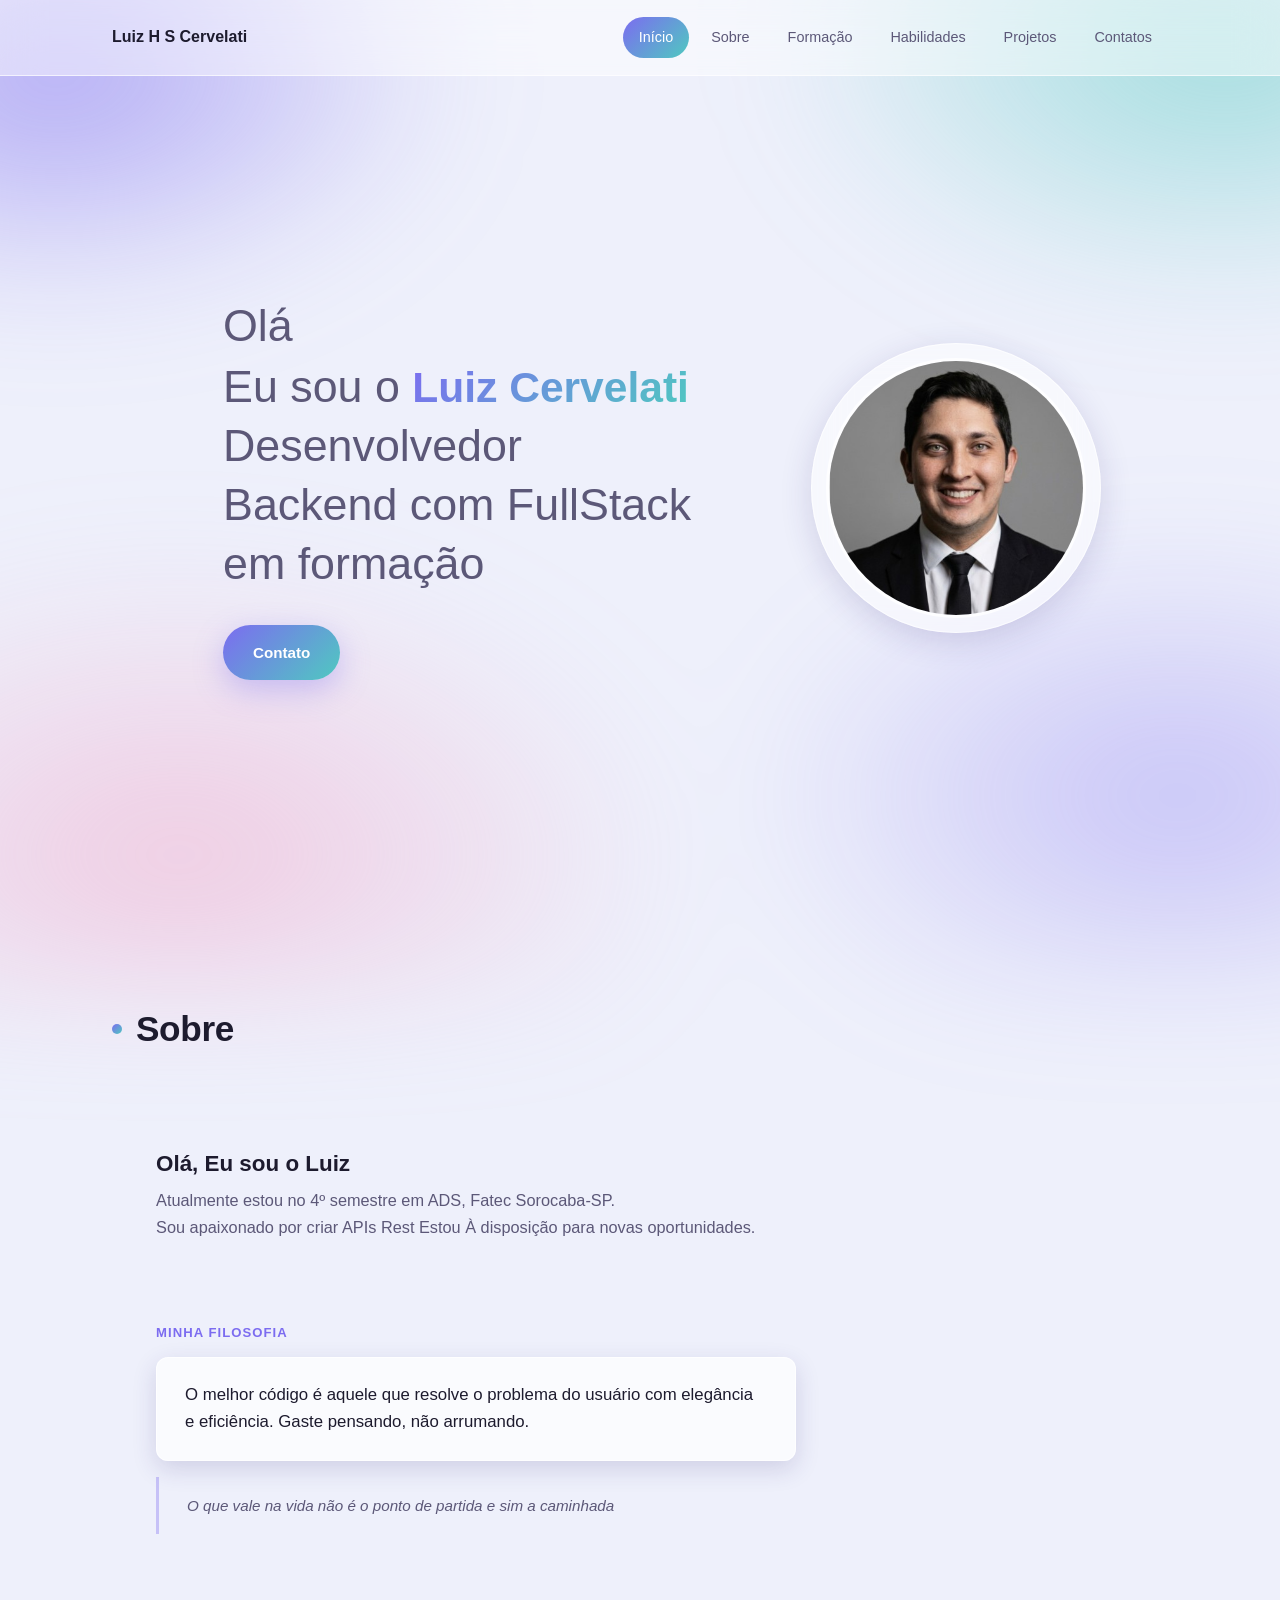
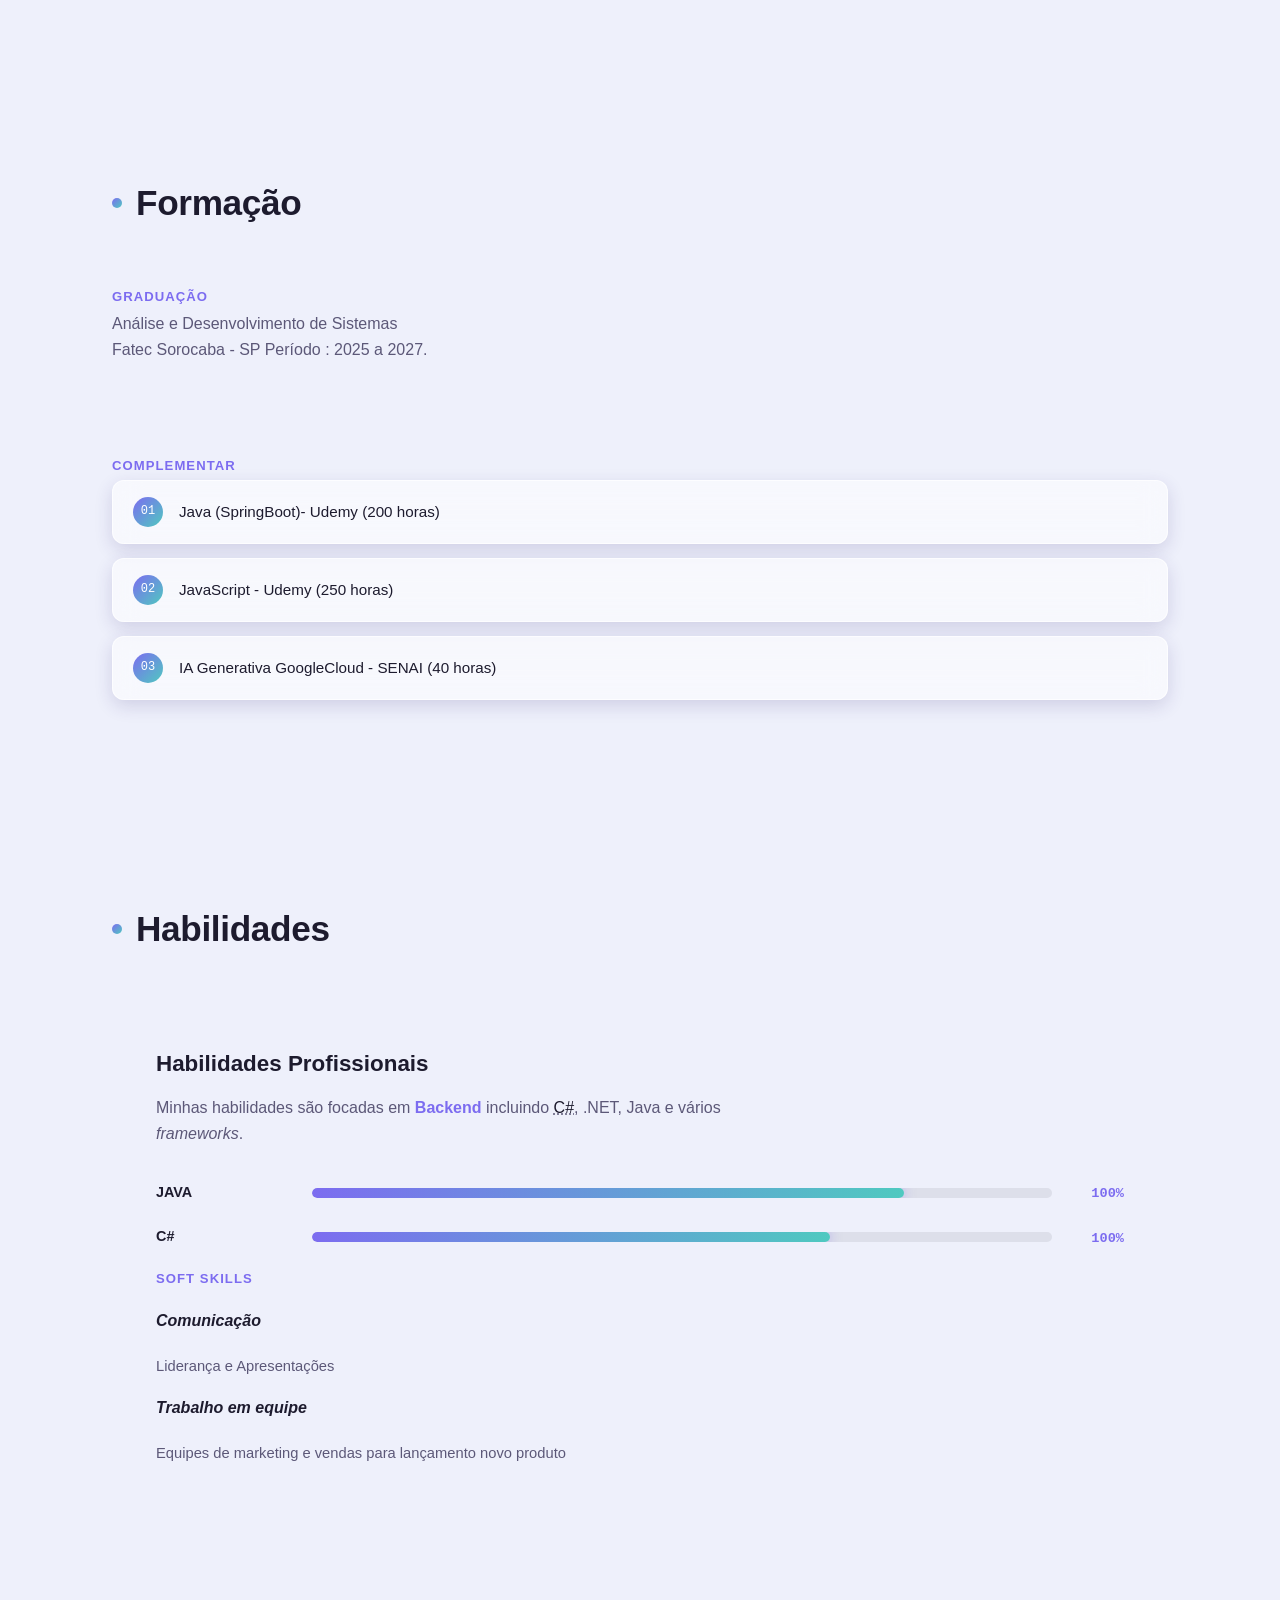
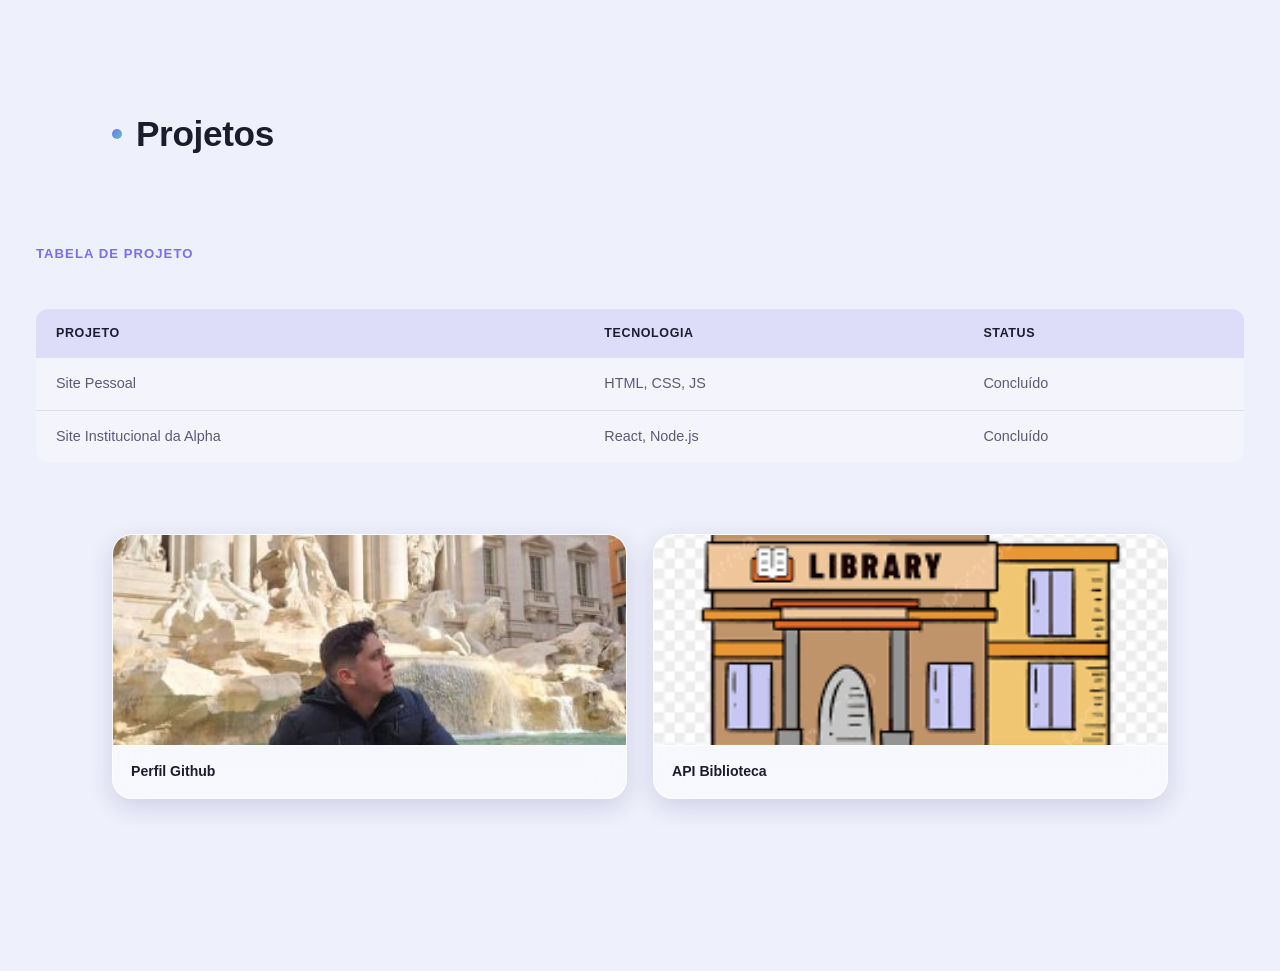
<file: index.html>
<!DOCTYPE html>
<html lang="pt-BR">

<head>
    <meta charset="UTF-8">
    <meta name="viewport" content="width=device-width, initial-scale=1.0">
    <meta name="author" content="Luiz Cervelati">
    <meta name="description" content="Portfolio de Luiz Henrique, desenvolvedor web.">
    <meta name="keywords" content="Desenvolvedor, Web, HTML, CSS, JavaScript, Portfólio, Luiz Henrique">
    <link rel="stylesheet" href="./style.css">
    <title>Luiz Cervelati Desenvolvedor Web</title>
</head>

<body>
    <header class="header-1">
        <nav class="nav bd-grid">
            <div>
                <a href="#home" class="nav-logo">
                    Luiz H S Cervelati
                </a>
            </div>
            <div class="nav-menu" id="nav-menu">
                <ul class="nav-list">
                    <li class="nav-item">
                        <a href="#home" class="nav-link active">
                            Início
                        </a>
                    </li>
                    <li class="nav-item">
                        <a href="#about">
                            Sobre
                        </a>
                    </li>
                    <li class="nav-item">
                        <a href="#formation" class="nav-link">
                            Formação
                        </a>
                    </li>
                    <li class="nav-item">
                        <a href="#skills">
                            Habilidades
                        </a>
                    </li>
                    <li class="nav-item">
                        <a href="#projects">
                            Projetos
                        </a>
                    </li>
                    <li class="nav-item">
                        <a href="#contact" class="nav-link">
                            Contatos
                        </a>
                    </li>

                </ul>
            </div>
        </nav>
    </header>
    <main>
        <section class="home bd grid" id="home">
            <div class="home-data">
                <h1 class="home-title"> Olá <br>
                    Eu sou o
                    <span class="home-title-color">
                        Luiz Cervelati
                    </span> <br>
                    Desenvolvedor Backend com FullStack em formação
                </h1>
                <a href="#contact" class="button">Contato</a>
            </div>
            <div class="home-img">
                <br>
                <br>
                <img src="./Images/ProfileImage.jpg" width="300" height="300" alt="foto do Luiz" title="Luiz Henrique">
            </div>
        </section>
        <section class="about section" id="about">
            <h2 class="section-title">
                Sobre
            </h2>
            <div class="about-container bd-grid">

                <div>
                    <h2 class="about-subtitle">Olá,
                        Eu sou o Luiz
                    </h2>
                    <p class="about-text">
                        Atualmente estou no 4º semestre em ADS,
                        Fatec Sorocaba-SP.
                        <br>
                        Sou apaixonado por criar
                        APIs Rest
                        Estou À disposição para novas oportunidades.
                    </p>
                    <br><br>
                    <h3>
                        Minha Filosofia
                    </h3>
                    <q>
                        O melhor código é aquele que resolve o problema do usuário
                        com elegância e eficiência.
                        Gaste pensando, não arrumando.
                    </q>
                    <blockquote cite="https://www.editoraiberoamericana.com">
                        O que vale na vida não é o ponto de partida e sim a caminhada
                    </blockquote>
                </div>
            </div>
        </section>
        <section class="formation section" id="formation">
            <h2 class="section-title">
                Formação
            </h2>
            <div class="formation-container bd-grid">
                <h3><u>Graduação</u></h3>
                <p> Análise e Desenvolvimento de Sistemas <br>
                    Fatec Sorocaba - SP
                    Período : 2025 a 2027.
                </p>
                <br>
                <br>
                <h3><u>Complementar</u></h3>
                <ol>
                    <li>Java (SpringBoot)- Udemy (200 horas)</li>
                    <li>JavaScript - Udemy (250 horas)</li>
                    <li>IA Generativa GoogleCloud - SENAI (40 horas)</li>
                </ol>
            </div>
        </section>
        <section class="skills section" id="skills">
            <h2 class="section-title"> Habilidades
            </h2>
            <div class="skills-container bd-grid">
                <div>
                    <h2 class="skills-subtitle">
                        Habilidades Profissionais
                    </h2>
                    <p>Minhas habilidades são focadas em
                        <b>Backend</b>
                        incluindo <abbr title="C#"> C#</abbr>,
                        .NET, Java e vários <i>frameworks</i>.
                    </p>
                    <div class="skills-data">
                        <div class="skills-names">
                            <p> JAVA </p>
                        </div>
                        <div class="skills-bar skills-html"></div>
                        <div>
                            <span class="skills-percentage"> 100% </span>
                        </div>
                    </div>
                    <div class="skills-data">
                        <div class="skills-names">
                            <p> C# </p>
                        </div>
                        <div class="skills-bar skills-js"></div>
                        <div>
                            <span class="skills-percentage"> 100% </span>
                        </div>
                    </div>

                    <h3>Soft Skills</h3>
                    <dl>
                        <dt><em>Comunicação</em></dt>
                        <dd> Liderança e Apresentações</dd>
                        <dt><em> Trabalho em equipe</em></dt>
                        <dd>Equipes de marketing e vendas para lançamento novo produto</dd>
                    </dl>
                </div>
            </div>
        </section>
        <section class="projects section" id="projects">
            <h2 class="section-title">
                Projetos
            </h2>

            <div class="projects-text">
                <h3>
                    Tabela de Projeto
                </h3>
                <br>
                <table class="projects-table">
                    <thead>
                        <tr>
                            <th>Projeto</th>
                            <th>Tecnologia</th>
                            <th>Status</th>
                        </tr>
                    </thead>
                    <tbody>
                        <tr>
                            <td>Site Pessoal</td>
                            <td>HTML, CSS, JS</td>
                            <td>Concluído</td>
                        </tr>
                        <tr>
                            <td>Site Institucional da Alpha</td>
                            <td>React, Node.js</td>
                            <td>Concluído</td>
                        </tr>
                    </tbody>
                </table>
            </div>

            <div class="projects-container bd-grid">
                <div class="projects-img">
                    <figure>
                        <a href="https://github.com/Cervelati" target="_blank">
                            <img src="./Images/ProfileImageGitHub.jpg" width="300" height="300">
                        </a>
                        <figcaption>Perfil Github</figcaption>
                    </figure>
                </div>
                <div class="projects-img">
                    <figure>
                        <a href="https://github.com/Cervelati/Library-" target="_blank">
                            <img src="./Images/bibliotecaImage.png" width="300" height="300">
                        </a>
                        <figcaption>API Biblioteca</figcaption>
                    </figure>
                </div>
            </div>
        </section>
    </main>
    <footer>

    </footer>
</body>

</html>
</file>
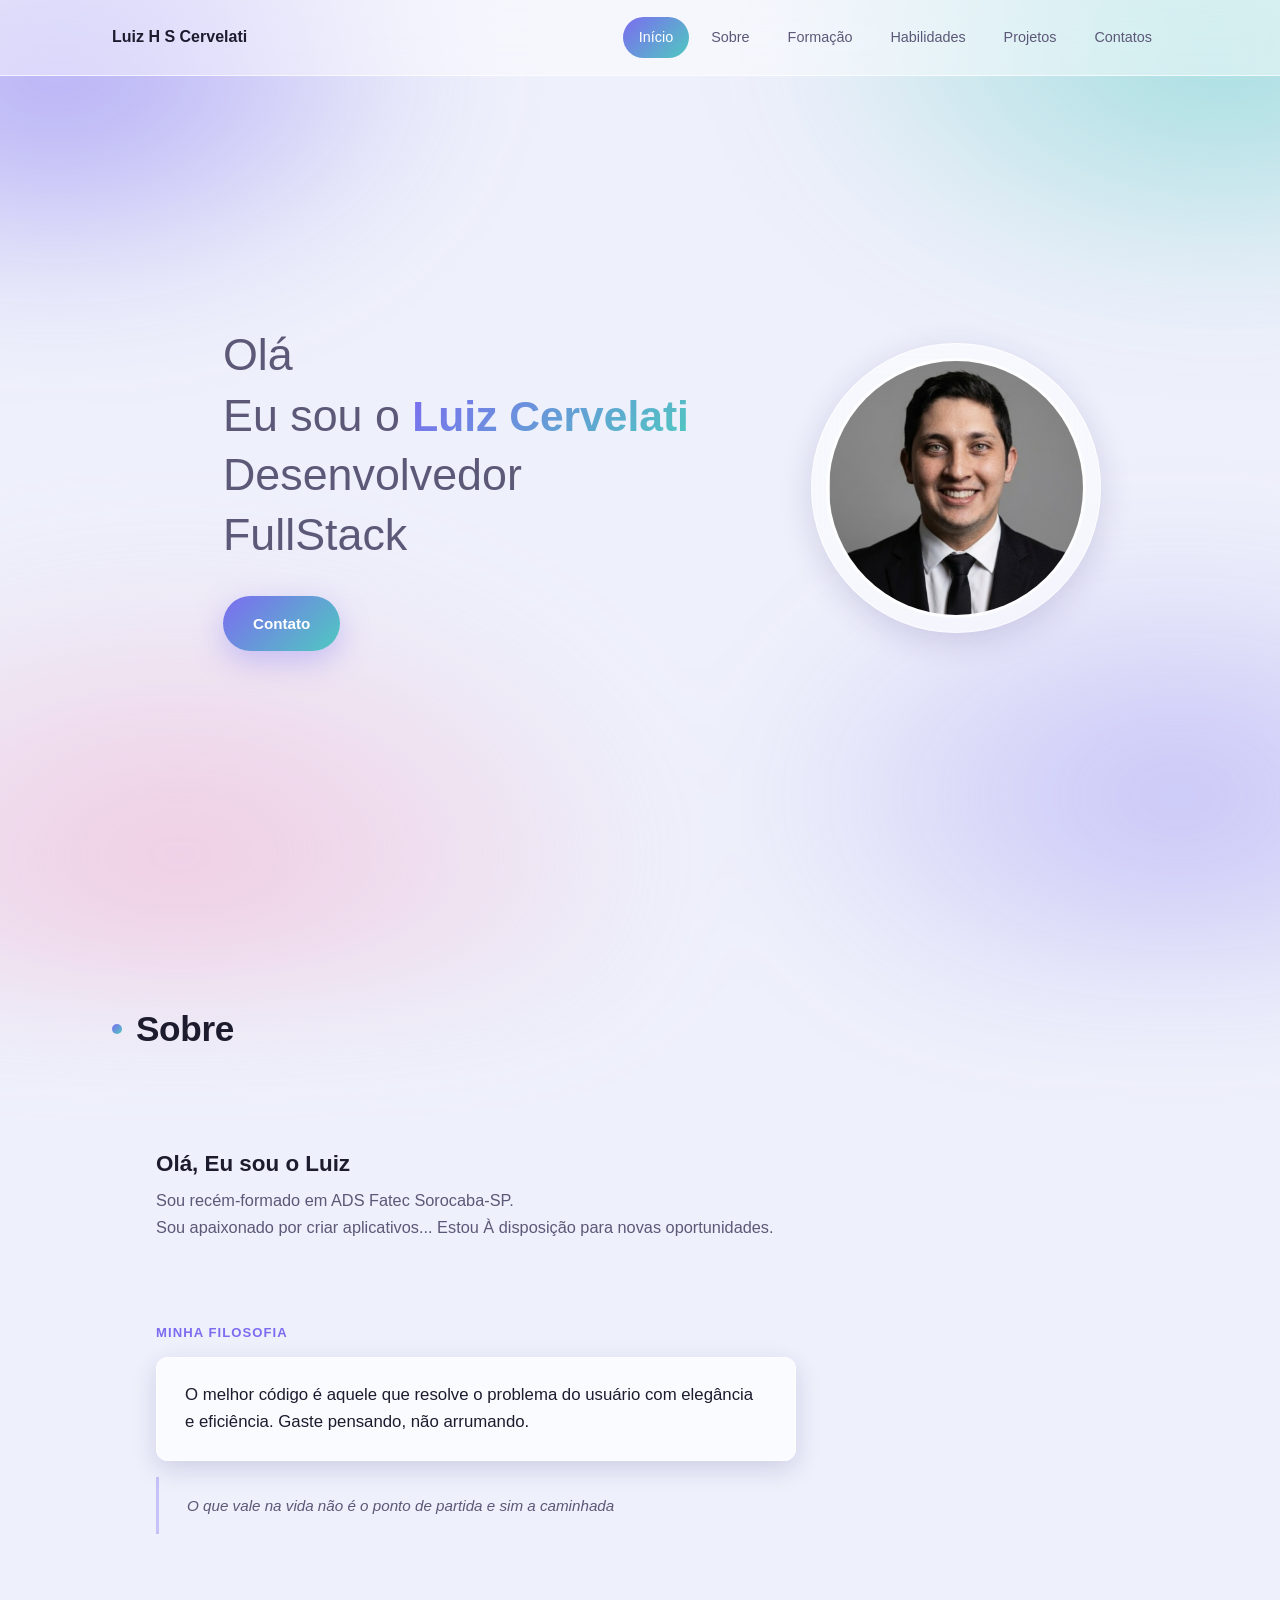
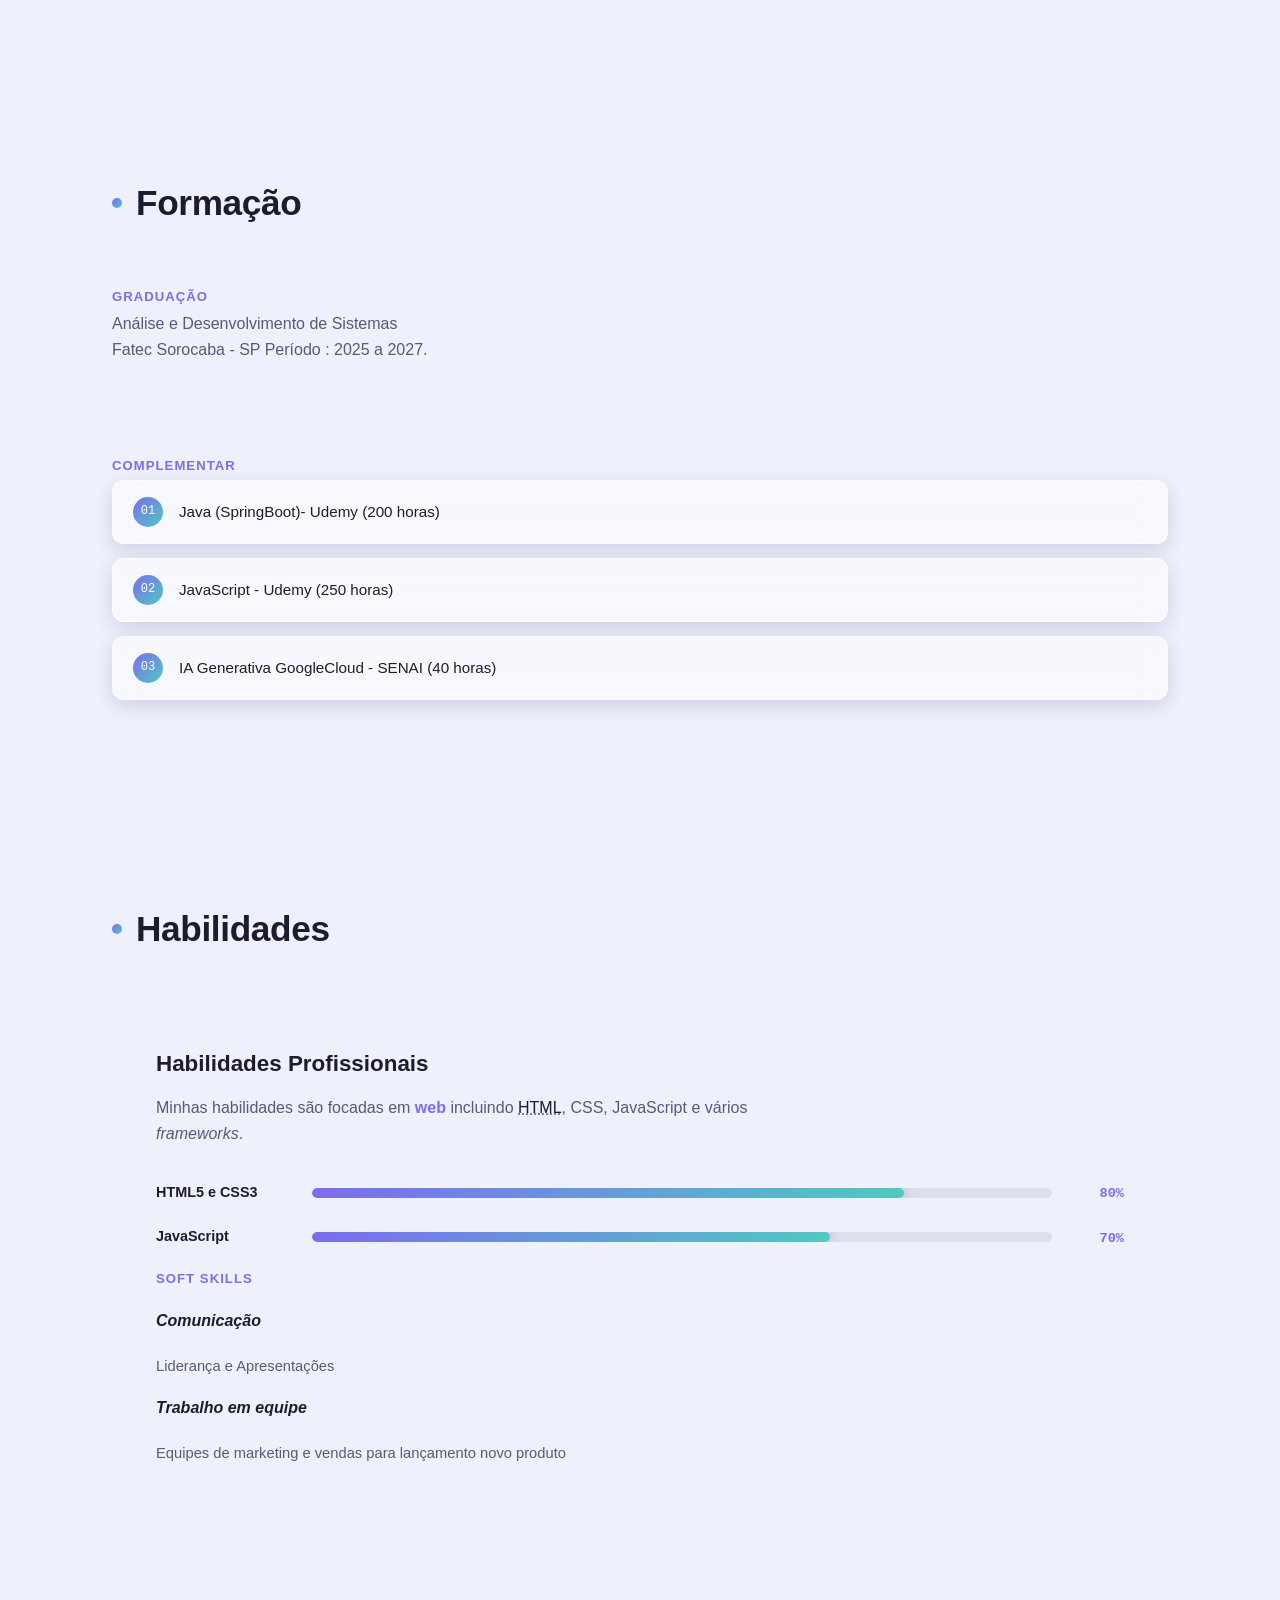
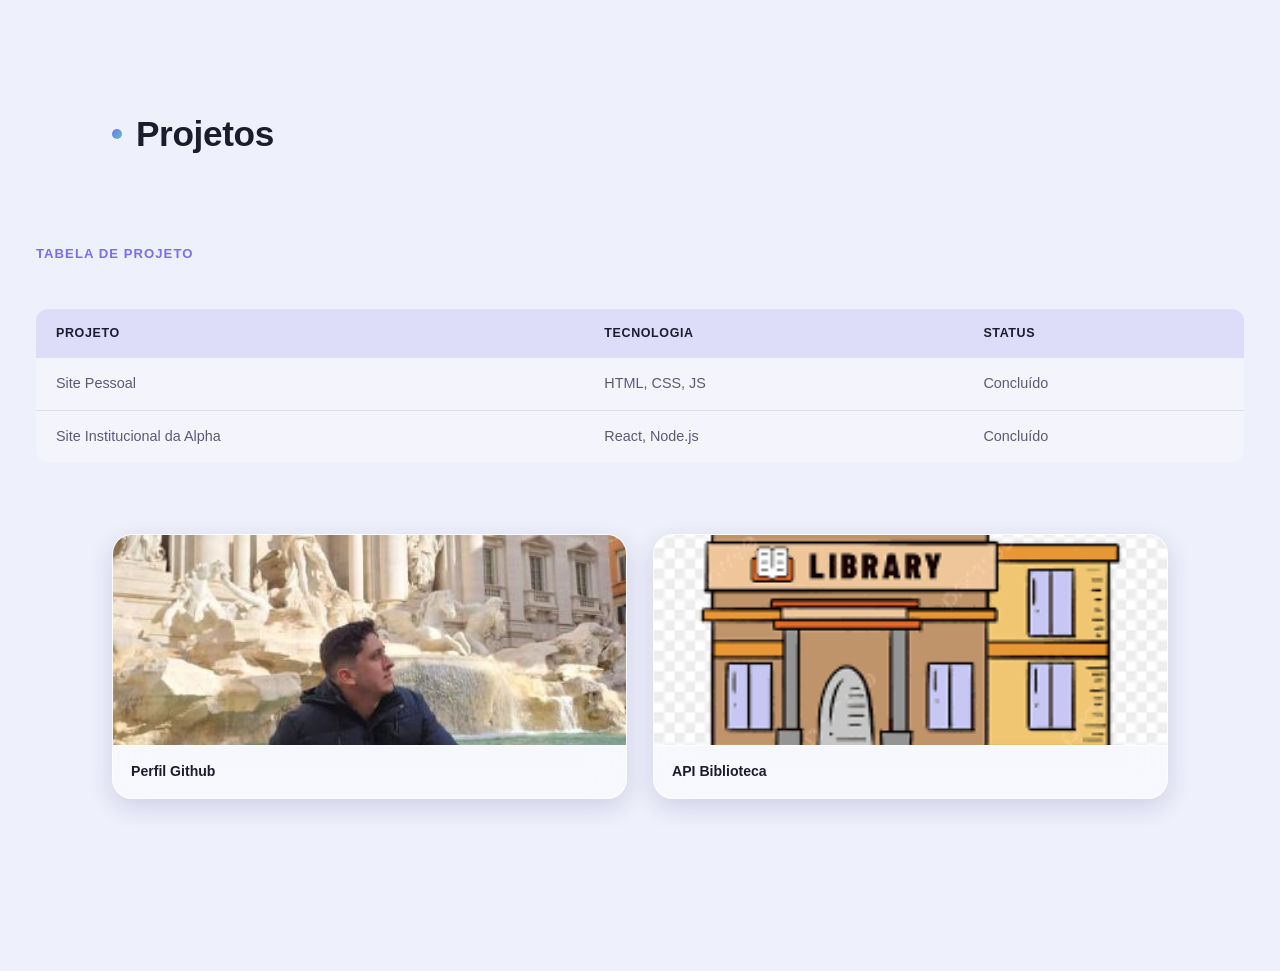
<file: portfolio.html>
<!DOCTYPE html>
<html lang="pt-BR">

<head>
    <meta charset="UTF-8">
    <meta name="viewport" content="width=device-width, initial-scale=1.0">
    <meta name="author" content="Luiz Cervelati">
    <meta name="description" content="Portfolio de Luiz Henrique, desenvolvedor web.">
    <meta name="keywords" content="Desenvolvedor, Web, HTML, CSS, JavaScript, Portfólio, Luiz Henrique">
    <link rel="stylesheet" href="./style.css">
    <title>Luiz Cervelati Desenvolvedor Web</title>
</head>

<body>
    <header class="header-1">
        <nav class="nav bd-grid">
            <div>
                <a href="#home" class="nav-logo">
                    Luiz H S Cervelati
                </a>
            </div>
            <div class="nav-menu" id="nav-menu">
                <ul class="nav-list">
                    <li class="nav-item">
                        <a href="#home" class="nav-link active">
                            Início
                        </a>
                    </li>
                    <li class="nav-item">
                        <a href="#about">
                            Sobre
                        </a>
                    </li>
                    <li class="nav-item">
                        <a href="#formation" class="nav-link">
                            Formação
                        </a>
                    </li>
                    <li class="nav-item">
                        <a href="#skills">
                            Habilidades
                        </a>
                    </li>
                    <li class="nav-item">
                        <a href="#projects">
                            Projetos
                        </a>
                    </li>
                    <li class="nav-item">
                        <a href="#contact" class="nav-link">
                            Contatos
                        </a>
                    </li>

                </ul>
            </div>
        </nav>
    </header>
    <main>
        <section class="home bd grid" id="home">
            <div class="home-data">
                <h1 class="home-title"> Olá <br>
                    Eu sou o
                    <span class="home-title-color">
                        Luiz Cervelati
                    </span> <br>
                    Desenvolvedor FullStack
                </h1>
                <a href="#contact" class="button">Contato</a>
            </div>
            <div class="home-img">
                <br>
                <br>
                <img src="./Images/ProfileImage.jpg" width="300" height="300" alt="foto do Luiz" title="Luiz Henrique">
            </div>
        </section>
        <section class="about section" id="about">
            <h2 class="section-title">
                Sobre
            </h2>
            <div class="about-container bd-grid">

                <div>
                    <h2 class="about-subtitle">Olá,
                        Eu sou o Luiz
                    </h2>
                    <p class="about-text">
                        Sou recém-formado em ADS
                        Fatec Sorocaba-SP.
                        <br>
                        Sou apaixonado por criar
                        aplicativos...
                        Estou À disposição para novas oportunidades.
                    </p>
                    <br><br>
                    <h3>
                        Minha Filosofia
                    </h3>
                    <q>
                        O melhor código é aquele que resolve o problema do usuário
                        com elegância e eficiência.
                        Gaste pensando, não arrumando.
                    </q>
                    <blockquote cite="https://www.editoraiberoamericana.com">
                        O que vale na vida não é o ponto de partida e sim a caminhada
                    </blockquote>
                </div>
            </div>
        </section>
        <section class="formation section" id="formation">
            <h2 class="section-title">
                Formação
            </h2>
            <div class="formation-container bd-grid">
                <h3><u>Graduação</u></h3>
                <p> Análise e Desenvolvimento de Sistemas <br>
                    Fatec Sorocaba - SP
                    Período : 2025 a 2027.
                </p>
                <br>
                <br>
                <h3><u>Complementar</u></h3>
                <ol>
                    <li>Java (SpringBoot)- Udemy (200 horas)</li>
                    <li>JavaScript - Udemy (250 horas)</li>
                    <li>IA Generativa GoogleCloud - SENAI (40 horas)</li>
                </ol>
            </div>
        </section>
        <section class="skills section" id="skills">
            <h2 class="section-title"> Habilidades
            </h2>
            <div class="skills-container bd-grid">
                <div>
                    <h2 class="skills-subtitle">
                        Habilidades Profissionais
                    </h2>
                    <p>Minhas habilidades são focadas em
                        <b>web</b>
                        incluindo <abbr title="HyperText Markup Language"> HTML</abbr>,
                        CSS, JavaScript e vários <i>frameworks</i>.
                    </p>
                    <div class="skills-data">
                        <div class="skills-names">
                            <p> HTML5 e CSS3 </p>
                        </div>
                        <div class="skills-bar skills-html"></div>
                        <div>
                            <span class="skills-percentage"> 80% </span>
                        </div>
                    </div>
                    <div class="skills-data">
                        <div class="skills-names">
                            <p> JavaScript </p>
                        </div>
                        <div class="skills-bar skills-js"></div>
                        <div>
                            <span class="skills-percentage"> 70% </span>
                        </div>
                    </div>

                    <h3>Soft Skills</h3>
                    <dl>
                        <dt><em>Comunicação</em></dt>
                        <dd> Liderança e Apresentações</dd>
                        <dt><em> Trabalho em equipe</em></dt>
                        <dd>Equipes de marketing e vendas para lançamento novo produto</dd>
                    </dl>
                </div>
            </div>
        </section>
        <section class="projects section" id="projects">
            <h2 class="section-title">
                Projetos
            </h2>

            <div class="projects-text">
                <h3>
                    Tabela de Projeto
                </h3>
                <br>
                <table class="projects-table">
                    <thead>
                        <tr>
                            <th>Projeto</th>
                            <th>Tecnologia</th>
                            <th>Status</th>
                        </tr>
                    </thead>
                    <tbody>
                        <tr>
                            <td>Site Pessoal</td>
                            <td>HTML, CSS, JS</td>
                            <td>Concluído</td>
                        </tr>
                        <tr>
                            <td>Site Institucional da Alpha</td>
                            <td>React, Node.js</td>
                            <td>Concluído</td>
                        </tr>
                    </tbody>
                </table>
            </div>

            <div class="projects-container bd-grid">
                <div class="projects-img">
                    <figure>
                        <a href="https://github.com/Cervelati" target="_blank">
                            <img src="./Images/ProfileImageGitHub.jpg" width="300" height="300">
                        </a>
                        <figcaption>Perfil Github</figcaption>
                    </figure>
                </div>
                <div class="projects-img">
                    <figure>
                        <a href="https://github.com/Cervelati/Library-" target="_blank">
                            <img src="./Images/bibliotecaImage.png" width="300" height="300">
                        </a>
                        <figcaption>API Biblioteca</figcaption>
                    </figure>
                </div>
            </div>
        </section>
    </main>
    <footer>

    </footer>
</body>

</html>
</file>
<file: style.css>
/* ============================================================
   Luiz Cervelati — Portfólio
   Direção: Glassmorphism moderno — painéis de vidro fosco
   flutuando sobre um fundo em gradiente suave (aurora).
   ============================================================ */

:root {
    /* Cores */
    --ink: #1d1b2e;
    --ink-soft: #5c5878;

    --accent: #7c6cf0;       /* violeta — cor de assinatura */
    --accent-2: #4fc9c0;     /* teal — cor complementar */
    --accent-pink: #f2a6c9;  /* rosa — usado nos blobs de fundo */

    --glass-bg: rgba(255, 255, 255, 0.55);
    --glass-bg-strong: rgba(255, 255, 255, 0.72);
    --glass-border: rgba(255, 255, 255, 0.65);
    --glass-shadow: rgba(49, 39, 120, 0.16);

    --line: rgba(29, 27, 46, 0.1);

    /* Tipografia */
    --font-display: 'Plus Jakarta Sans', 'Segoe UI', -apple-system, sans-serif;
    --font-body: 'Inter', -apple-system, BlinkMacSystemFont, 'Segoe UI', sans-serif;
    --font-mono: 'IBM Plex Mono', ui-monospace, 'SFMono-Regular', Consolas, monospace;

    /* Layout */
    --max-width: 1120px;
    --radius: 20px;
    --radius-sm: 12px;
    --header-height: 76px;
}

@media (prefers-reduced-motion: no-preference) {
    :root {
        --transition-fast: 160ms ease;
        --transition-base: 300ms ease;
    }
}

@media (prefers-reduced-motion: reduce) {
    :root {
        --transition-fast: 0ms;
        --transition-base: 0ms;
    }
}

/* ---------- Reset básico ---------- */
* {
    margin: 0;
    padding: 0;
    box-sizing: border-box;
}

html {
    scroll-behavior: smooth;
    scroll-padding-top: calc(var(--header-height) + 16px);
}

@media (prefers-reduced-motion: reduce) {
    html {
        scroll-behavior: auto;
    }
}

body {
    position: relative;
    min-height: 100vh;
    background-color: #eef0fb;
    color: var(--ink);
    font-family: var(--font-body);
    font-size: 16px;
    line-height: 1.65;
    overflow-x: hidden;
}

/* Fundo "aurora": manchas de gradiente borradas, fixas atrás do conteúdo */
body::before {
    content: '';
    position: fixed;
    inset: -10%;
    z-index: -1;
    background:
        radial-gradient(38% 32% at 12% 15%, rgba(124, 108, 240, 0.55), transparent 70%),
        radial-gradient(42% 36% at 88% 12%, rgba(79, 201, 192, 0.5), transparent 70%),
        radial-gradient(46% 40% at 20% 88%, rgba(242, 166, 201, 0.5), transparent 70%),
        radial-gradient(40% 34% at 85% 82%, rgba(124, 108, 240, 0.35), transparent 70%);
    filter: blur(60px);
}

img {
    max-width: 100%;
    display: block;
}

a {
    color: inherit;
    text-decoration: none;
}

ul {
    list-style: none;
}

:focus-visible {
    outline: 2px solid var(--accent);
    outline-offset: 3px;
    border-radius: 4px;
}

.bd-grid {
    max-width: var(--max-width);
    margin-left: auto;
    margin-right: auto;
    padding: 0 32px;
}

/* Base reutilizável para todo painel de vidro */
.glass-panel {
    background: var(--glass-bg);
    border: 1px solid var(--glass-border);
    border-radius: var(--radius);
    backdrop-filter: blur(18px);
    -webkit-backdrop-filter: blur(18px);
    box-shadow: 0 8px 32px var(--glass-shadow);
}

/* ============================================================
   Header / navegação — barra de vidro fixa
   ============================================================ */
.header-1 {
    position: sticky;
    top: 0;
    z-index: 100;
    height: var(--header-height);
    display: flex;
    align-items: center;
    background: rgba(255, 255, 255, 0.45);
    backdrop-filter: blur(20px);
    -webkit-backdrop-filter: blur(20px);
    border-bottom: 1px solid var(--glass-border);
}

.nav {
    width: 100%;
    display: flex;
    align-items: center;
    justify-content: space-between;
    gap: 24px;
}

.nav-logo {
    font-family: var(--font-display);
    font-size: 1rem;
    font-weight: 700;
    color: var(--ink);
    white-space: nowrap;
}

.nav-menu {
    overflow-x: auto;
}

.nav-list {
    display: flex;
    align-items: center;
    gap: 6px;
}

.nav-item a,
.nav-item .nav-link {
    display: inline-flex;
    align-items: center;
    padding: 9px 16px;
    border-radius: 999px;
    font-family: var(--font-body);
    font-weight: 500;
    font-size: 0.9rem;
    color: var(--ink-soft);
    white-space: nowrap;
    transition: color var(--transition-fast), background-color var(--transition-fast);
}

.nav-item a:hover,
.nav-item a:focus-visible {
    color: var(--ink);
    background-color: rgba(124, 108, 240, 0.12);
}

.nav-item .nav-link.active {
    color: #ffffff;
    background: linear-gradient(135deg, var(--accent), var(--accent-2));
}

/* ============================================================
   Estrutura geral de seção
   ============================================================ */
section {
    padding: 100px 0;
}

.section-title {
    font-family: var(--font-display);
    font-weight: 700;
    font-size: clamp(1.6rem, 3vw, 2.2rem);
    letter-spacing: -0.01em;
    color: var(--ink);
    max-width: var(--max-width);
    margin-left: auto;
    margin-right: auto;
    margin-bottom: 48px;
    padding: 0 32px;
    display: flex;
    align-items: center;
    gap: 14px;
}

.section-title::before {
    content: '';
    width: 10px;
    height: 10px;
    border-radius: 50%;
    background: linear-gradient(135deg, var(--accent), var(--accent-2));
    flex-shrink: 0;
}

/* ============================================================
   Home / hero
   ============================================================ */
.home {
    display: flex;
    align-items: center;
    justify-content: center;
    gap: 72px;
    min-height: calc(100vh - var(--header-height));
    padding-top: 64px;
    padding-bottom: 64px;
}

.home-data {
    display: flex;
    flex-direction: column;
    align-items: flex-start;
    gap: 32px;
    max-width: 560px;
    padding: 44px;
}

.home-title {
    font-family: var(--font-display);
    font-weight: 500;
    font-size: clamp(1.85rem, 4vw, 2.8rem);
    line-height: 1.32;
    color: var(--ink-soft);
}

.home-title-color {
    display: inline-block;
    margin-top: 4px;
    font-weight: 700;
    font-size: 0.95em;
    background: linear-gradient(135deg, var(--accent), var(--accent-2));
    -webkit-background-clip: text;
    background-clip: text;
    color: transparent;
}

.button {
    display: inline-flex;
    align-items: center;
    gap: 8px;
    padding: 15px 30px;
    font-family: var(--font-body);
    font-weight: 600;
    font-size: 0.95rem;
    color: #ffffff;
    background: linear-gradient(135deg, var(--accent), var(--accent-2));
    border-radius: 999px;
    box-shadow: 0 10px 30px rgba(124, 108, 240, 0.35);
    transition: transform var(--transition-fast), box-shadow var(--transition-fast);
}

.button:hover,
.button:focus-visible {
    transform: translateY(-2px);
    box-shadow: 0 14px 36px rgba(124, 108, 240, 0.45);
}

.home-img {
    justify-self: center;
    flex-shrink: 0;
    padding: 14px;
    border-radius: 50%;
    background: var(--glass-bg);
    border: 1px solid var(--glass-border);
    backdrop-filter: blur(18px);
    -webkit-backdrop-filter: blur(18px);
    box-shadow: 0 8px 32px var(--glass-shadow);
}

.home-img br {
    display: none;
}

.home-img img {
    width: 260px;
    height: 260px;
    object-fit: cover;
    border-radius: 50%;
    border: 3px solid rgba(255, 255, 255, 0.8);
}

/* ============================================================
   Sobre
   ============================================================ */
.about-container {
    display: grid;
    gap: 28px;
}

.about-container > div {
    padding: 40px 44px;
}

.about-subtitle {
    font-family: var(--font-display);
    font-weight: 700;
    font-size: 1.4rem;
    color: var(--ink);
    margin-bottom: 4px;
}

.about-text {
    max-width: 640px;
    color: var(--ink-soft);
    font-size: 1.02rem;
}

.about-container h3 {
    font-family: var(--font-display);
    font-size: 0.82rem;
    font-weight: 700;
    text-transform: uppercase;
    letter-spacing: 0.08em;
    color: var(--accent);
    margin-top: 28px;
    margin-bottom: 14px;
}

.about-container q {
    display: block;
    max-width: 640px;
    padding: 24px 28px;
    background: var(--glass-bg-strong);
    border: 1px solid var(--glass-border);
    border-radius: var(--radius-sm);
    box-shadow: 0 8px 24px var(--glass-shadow);
    font-style: normal;
    font-size: 1.05rem;
    line-height: 1.6;
    color: var(--ink);
    quotes: none;
}

.about-container blockquote {
    max-width: 640px;
    padding: 16px 28px;
    margin-top: 16px;
    color: var(--ink-soft);
    border-left: 3px solid rgba(124, 108, 240, 0.35);
    font-size: 0.95rem;
    font-style: italic;
}

/* ============================================================
   Formação
   ============================================================ */
.formation-container p {
    color: var(--ink-soft);
    margin-bottom: 32px;
}

.formation-container u {
    font-family: var(--font-display);
    font-weight: 700;
    font-size: 0.82rem;
    color: var(--accent);
    text-decoration: none;
    text-transform: uppercase;
    letter-spacing: 0.08em;
}

.formation-container ol {
    display: flex;
    flex-direction: column;
    gap: 14px;
    counter-reset: formation-counter;
}

.formation-container ol li {
    counter-increment: formation-counter;
    position: relative;
    display: flex;
    align-items: center;
    gap: 16px;
    padding: 16px 22px 16px 20px;
    background: var(--glass-bg);
    border: 1px solid var(--glass-border);
    border-radius: var(--radius-sm);
    backdrop-filter: blur(14px);
    -webkit-backdrop-filter: blur(14px);
    box-shadow: 0 6px 18px var(--glass-shadow);
    color: var(--ink);
    font-size: 0.95rem;
}

.formation-container ol li::before {
    content: counter(formation-counter, decimal-leading-zero);
    flex-shrink: 0;
    width: 30px;
    height: 30px;
    display: inline-flex;
    align-items: center;
    justify-content: center;
    border-radius: 50%;
    background: linear-gradient(135deg, var(--accent), var(--accent-2));
    color: #ffffff;
    font-family: var(--font-mono);
    font-size: 0.75rem;
}

/* ============================================================
   Habilidades
   ============================================================ */
.skills-container {
    display: grid;
    gap: 40px;
}

.skills-container > div {
    padding: 40px 44px;
}

.skills-subtitle {
    font-family: var(--font-display);
    font-weight: 700;
    font-size: 1.4rem;
    color: var(--ink);
    margin-bottom: 12px;
}

.skills-container > div > p {
    max-width: 640px;
    color: var(--ink-soft);
    margin-bottom: 32px;
}

.skills-container b {
    color: var(--accent);
}

.skills-container abbr {
    color: var(--ink);
    text-decoration: underline dotted var(--ink-soft);
    cursor: help;
}

.skills-data {
    display: grid;
    grid-template-columns: 140px 1fr 56px;
    align-items: center;
    gap: 16px;
    margin-bottom: 18px;
}

.skills-names p {
    font-family: var(--font-body);
    font-weight: 600;
    font-size: 0.9rem;
    color: var(--ink);
}

.skills-data > div:not(.skills-names):not([class^="skills-bar"]) {
    text-align: right;
}

.skills-bar {
    position: relative;
    height: 10px;
    background-color: rgba(29, 27, 46, 0.08);
    border-radius: 999px;
    overflow: hidden;
}

.skills-bar::after {
    content: '';
    position: absolute;
    inset: 0;
    left: 0;
    border-radius: 999px;
    background: linear-gradient(90deg, var(--accent), var(--accent-2));
    box-shadow: 0 0 12px rgba(124, 108, 240, 0.5);
    transform-origin: left center;
    animation: fill-bar var(--transition-base) ease forwards;
}

.skills-html::after {
    width: 80%;
}

.skills-js::after {
    width: 70%;
}

@keyframes fill-bar {
    from { transform: scaleX(0); }
    to { transform: scaleX(1); }
}

@media (prefers-reduced-motion: reduce) {
    .skills-bar::after {
        animation: none;
    }
}

.skills-percentage {
    font-family: var(--font-mono);
    font-size: 0.85rem;
    font-weight: 600;
    color: var(--accent);
}

.skills-container h3 {
    font-family: var(--font-display);
    font-size: 0.82rem;
    font-weight: 700;
    text-transform: uppercase;
    letter-spacing: 0.08em;
    color: var(--accent);
    margin-bottom: 18px;
}

.skills-container dl {
    display: grid;
    gap: 16px;
}

.skills-container dt {
    font-style: normal;
    font-weight: 700;
    color: var(--ink);
    font-size: 1rem;
    margin-bottom: 4px;
}

.skills-container dd {
    color: var(--ink-soft);
    margin-left: 0;
    font-size: 0.92rem;
}

/* ============================================================
   Projetos
   ============================================================ */
.projects-text {
    margin-bottom: 40px;
    padding: 32px 36px;
}

.projects-text h3 {
    font-family: var(--font-display);
    font-size: 0.82rem;
    font-weight: 700;
    text-transform: uppercase;
    letter-spacing: 0.08em;
    color: var(--accent);
    margin-bottom: 18px;
}

.projects-table {
    width: 100%;
    border-collapse: separate;
    border-spacing: 0;
    font-size: 0.9rem;
    border-radius: var(--radius-sm);
    overflow: hidden;
}

.projects-table thead th {
    font-family: var(--font-display);
    font-weight: 700;
    font-size: 0.78rem;
    text-transform: uppercase;
    letter-spacing: 0.05em;
    text-align: left;
    color: var(--ink);
    padding: 14px 20px;
    background: rgba(124, 108, 240, 0.14);
}

.projects-table td {
    padding: 14px 20px;
    color: var(--ink-soft);
    border-bottom: 1px solid var(--line);
    background: rgba(255, 255, 255, 0.35);
}

.projects-table tbody tr:last-child td {
    border-bottom: none;
}

.projects-table tbody tr {
    transition: background-color var(--transition-fast);
}

.projects-table tbody tr:hover td {
    background: rgba(255, 255, 255, 0.6);
}

.projects-container {
    display: grid;
    grid-template-columns: repeat(auto-fit, minmax(230px, 1fr));
    gap: 26px;
}

.projects-img figure {
    position: relative;
    border: 1px solid var(--glass-border);
    border-radius: var(--radius);
    overflow: hidden;
    background: var(--glass-bg);
    backdrop-filter: blur(16px);
    -webkit-backdrop-filter: blur(16px);
    box-shadow: 0 8px 24px var(--glass-shadow);
    transition: transform var(--transition-base), box-shadow var(--transition-base);
}

.projects-img figure:hover,
.projects-img figure:focus-within {
    transform: translateY(-6px);
    box-shadow: 0 20px 40px rgba(124, 108, 240, 0.28);
}

.projects-img img {
    width: 100%;
    height: 210px;
    object-fit: cover;
}

.projects-img figcaption {
    padding: 14px 18px;
    font-family: var(--font-body);
    font-weight: 600;
    font-size: 0.88rem;
    color: var(--ink);
    border-top: 1px solid var(--glass-border);
}

/* ============================================================
   Footer
   ============================================================ */
footer {
    padding: 36px 0;
    text-align: center;
    color: var(--ink-soft);
    font-family: var(--font-body);
    font-size: 0.85rem;
}

/* ============================================================
   Responsivo
   ============================================================ */
@media (max-width: 768px) {
    .nav {
        flex-wrap: wrap;
        height: auto;
        padding: 14px 0;
    }

    .header-1 {
        height: auto;
    }

    html {
        scroll-padding-top: 120px;
    }

    .home {
        flex-direction: column;
        text-align: center;
        min-height: auto;
        padding-top: 48px;
        gap: 36px;
    }

    .home-data {
        align-items: center;
        max-width: 100%;
        padding: 32px;
    }

    .home-img {
        order: -1;
    }

    .about-container > div,
    .skills-container > div,
    .projects-text {
        padding: 28px;
    }

    .skills-data {
        grid-template-columns: 108px 1fr 48px;
        gap: 12px;
    }

    section {
        padding: 72px 0;
    }
}

@media (max-width: 480px) {
    .bd-grid {
        padding: 0 18px;
    }

    .section-title {
        padding: 0 18px;
    }

    .home-img img {
        width: 210px;
        height: 210px;
    }

    .about-container > div,
    .skills-container > div,
    .projects-text {
        padding: 22px;
    }
}
</file>
